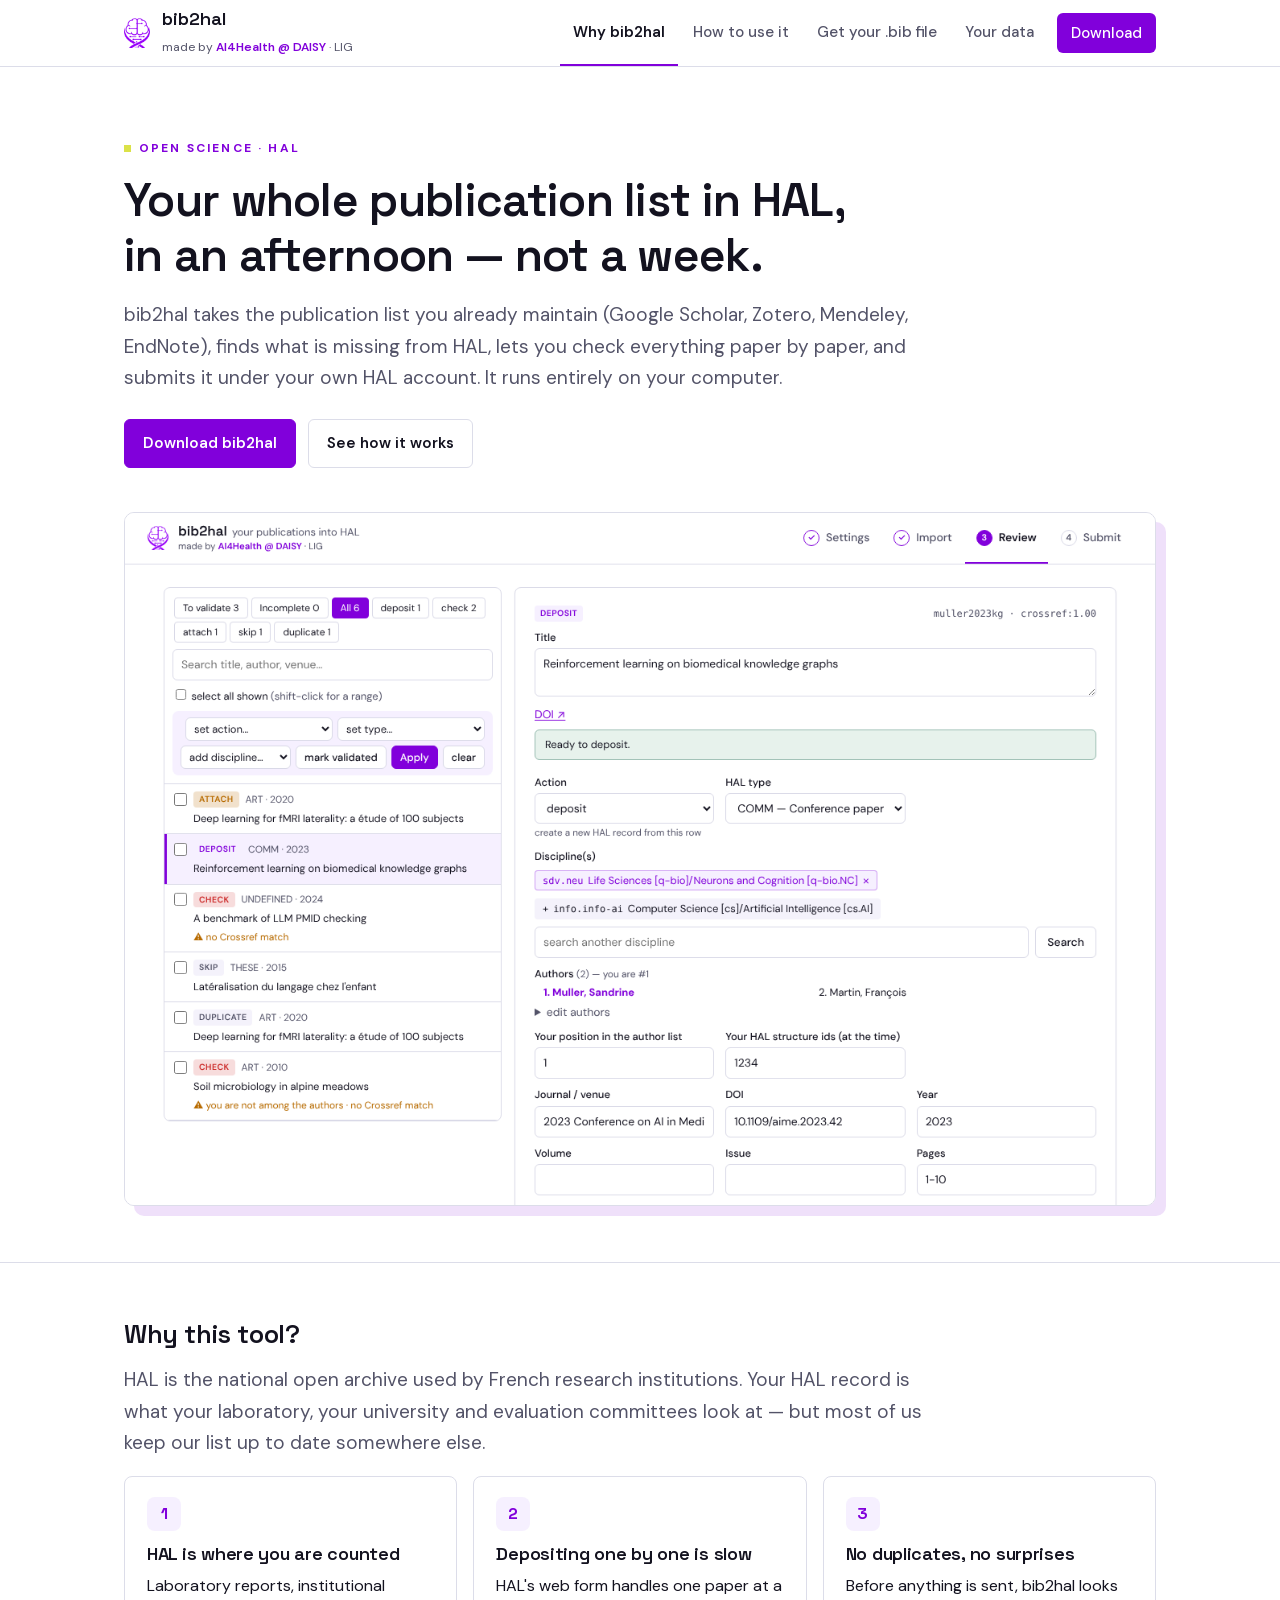
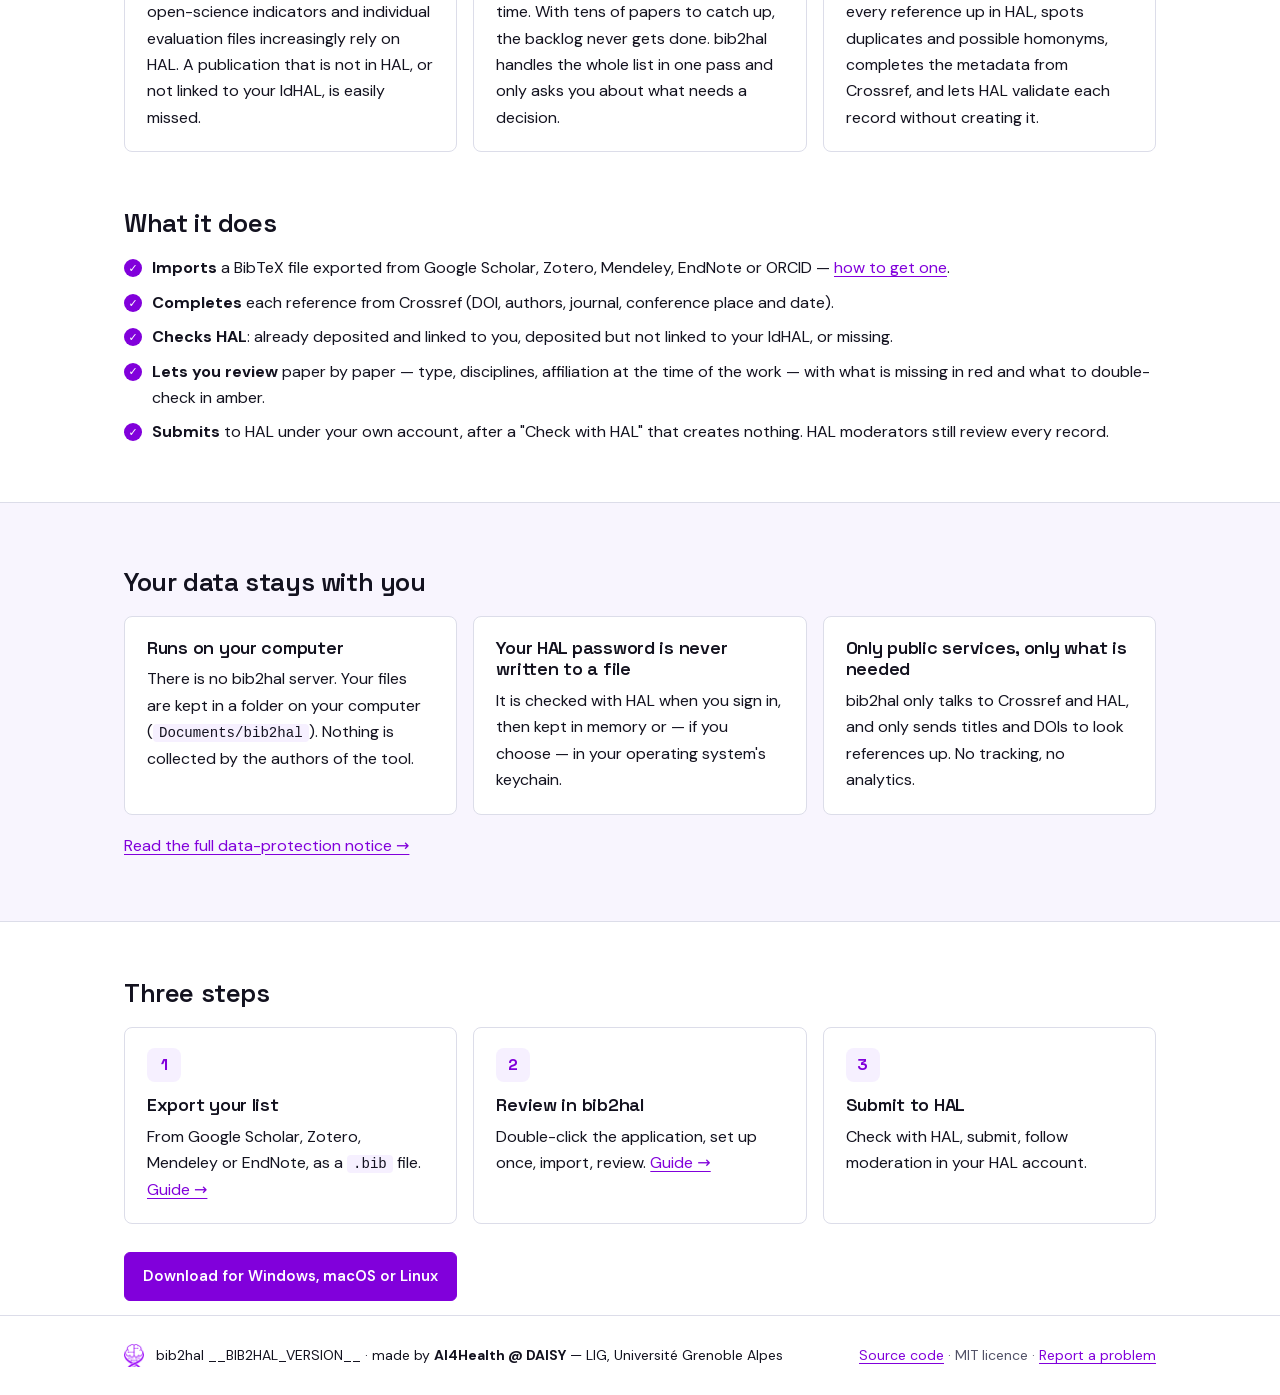
<file: docs/index.html>
<!doctype html>
<html lang="en">
<head>
<meta charset="utf-8">
<meta name="viewport" content="width=device-width, initial-scale=1">
<title>bib2hal — put your publications in HAL, safely</title>
<meta name="description" content="bib2hal brings your publication list (Google Scholar, Zotero, Mendeley, EndNote) into HAL, with a review step, on your own computer. Made by AI4Health @ DAISY (LIG, Université Grenoble Alpes).">
<link rel="icon" href="assets/logo.png">
<link rel="stylesheet" href="assets/style.css">
</head>
<body data-page="home">
<header id="site-header"></header>

<section class="hero">
  <div class="wrap">
    <div class="eyebrow">Open science · HAL</div>
    <h1>Your whole publication list in HAL,<br>in an afternoon — not a week.</h1>
    <p class="lead">bib2hal takes the publication list you already maintain (Google Scholar, Zotero, Mendeley, EndNote),
      finds what is missing from HAL, lets you check everything paper by paper, and submits it under your own HAL account.
      It runs entirely on your computer.</p>
    <div class="actions">
      <a class="btn p" href="download.html">Download bib2hal</a>
      <a class="btn" href="how-to.html">See how it works</a>
    </div>
    <div class="hero-shot"><img src="assets/screens/review.png" alt="The bib2hal review screen: a list of references on the left, the selected reference on the right with its type, disciplines and authors."></div>
  </div>
</section>

<main class="wrap">
  <h2>Why this tool?</h2>
  <p class="lead">HAL is the national open archive used by French research institutions. Your HAL record is what your
    laboratory, your university and evaluation committees look at — but most of us keep our list up to date somewhere else.</p>
  <div class="grid">
    <div class="card"><div class="ic">1</div><h3>HAL is where you are counted</h3>
      <p>Laboratory reports, institutional open-science indicators and individual evaluation files increasingly rely on
        HAL. A publication that is not in HAL, or not linked to your IdHAL, is easily missed.</p></div>
    <div class="card"><div class="ic">2</div><h3>Depositing one by one is slow</h3>
      <p>HAL's web form handles one paper at a time. With tens of papers to catch up, the backlog never gets done.
        bib2hal handles the whole list in one pass and only asks you about what needs a decision.</p></div>
    <div class="card"><div class="ic">3</div><h3>No duplicates, no surprises</h3>
      <p>Before anything is sent, bib2hal looks every reference up in HAL, spots duplicates and possible homonyms,
        completes the metadata from Crossref, and lets HAL validate each record without creating it.</p></div>
  </div>

  <h2>What it does</h2>
  <ul class="check">
    <li><b>Imports</b> a BibTeX file exported from Google Scholar, Zotero, Mendeley, EndNote or ORCID — <a href="bibtex.html">how to get one</a>.</li>
    <li><b>Completes</b> each reference from Crossref (DOI, authors, journal, conference place and date).</li>
    <li><b>Checks HAL</b>: already deposited and linked to you, deposited but not linked to your IdHAL, or missing.</li>
    <li><b>Lets you review</b> paper by paper — type, disciplines, affiliation at the time of the work — with what is missing in red and what to double-check in amber.</li>
    <li><b>Submits</b> to HAL under your own account, after a "Check with HAL" that creates nothing. HAL moderators still review every record.</li>
  </ul>
</main>

<section class="band">
  <div class="wrap">
    <h2>Your data stays with you</h2>
    <div class="grid">
      <div class="card"><h3>Runs on your computer</h3><p>There is no bib2hal server. Your files are kept in a folder on your computer
        (<code>Documents/bib2hal</code>). Nothing is collected by the authors of the tool.</p></div>
      <div class="card"><h3>Your HAL password is never written to a file</h3><p>It is checked with HAL when you sign in, then kept in
        memory or — if you choose — in your operating system's keychain.</p></div>
      <div class="card"><h3>Only public services, only what is needed</h3><p>bib2hal only talks to Crossref and HAL, and only sends
        titles and DOIs to look references up. No tracking, no analytics.</p></div>
    </div>
    <p style="margin-top:18px"><a href="privacy.html">Read the full data-protection notice →</a></p>
  </div>
</section>

<main class="wrap">
  <h2>Three steps</h2>
  <div class="grid">
    <div class="card"><div class="ic">1</div><h3>Export your list</h3><p>From Google Scholar, Zotero, Mendeley or EndNote, as a <code>.bib</code> file. <a href="bibtex.html">Guide →</a></p></div>
    <div class="card"><div class="ic">2</div><h3>Review in bib2hal</h3><p>Double-click the application, set up once, import, review. <a href="how-to.html">Guide →</a></p></div>
    <div class="card"><div class="ic">3</div><h3>Submit to HAL</h3><p>Check with HAL, submit, follow moderation in your HAL account.</p></div>
  </div>
  <p style="margin-top:28px"><a class="btn p" href="download.html">Download for Windows, macOS or Linux</a></p>
</main>

<footer id="site-footer"></footer>
<script src="assets/site.js"></script>
</body>
</html>
</file>
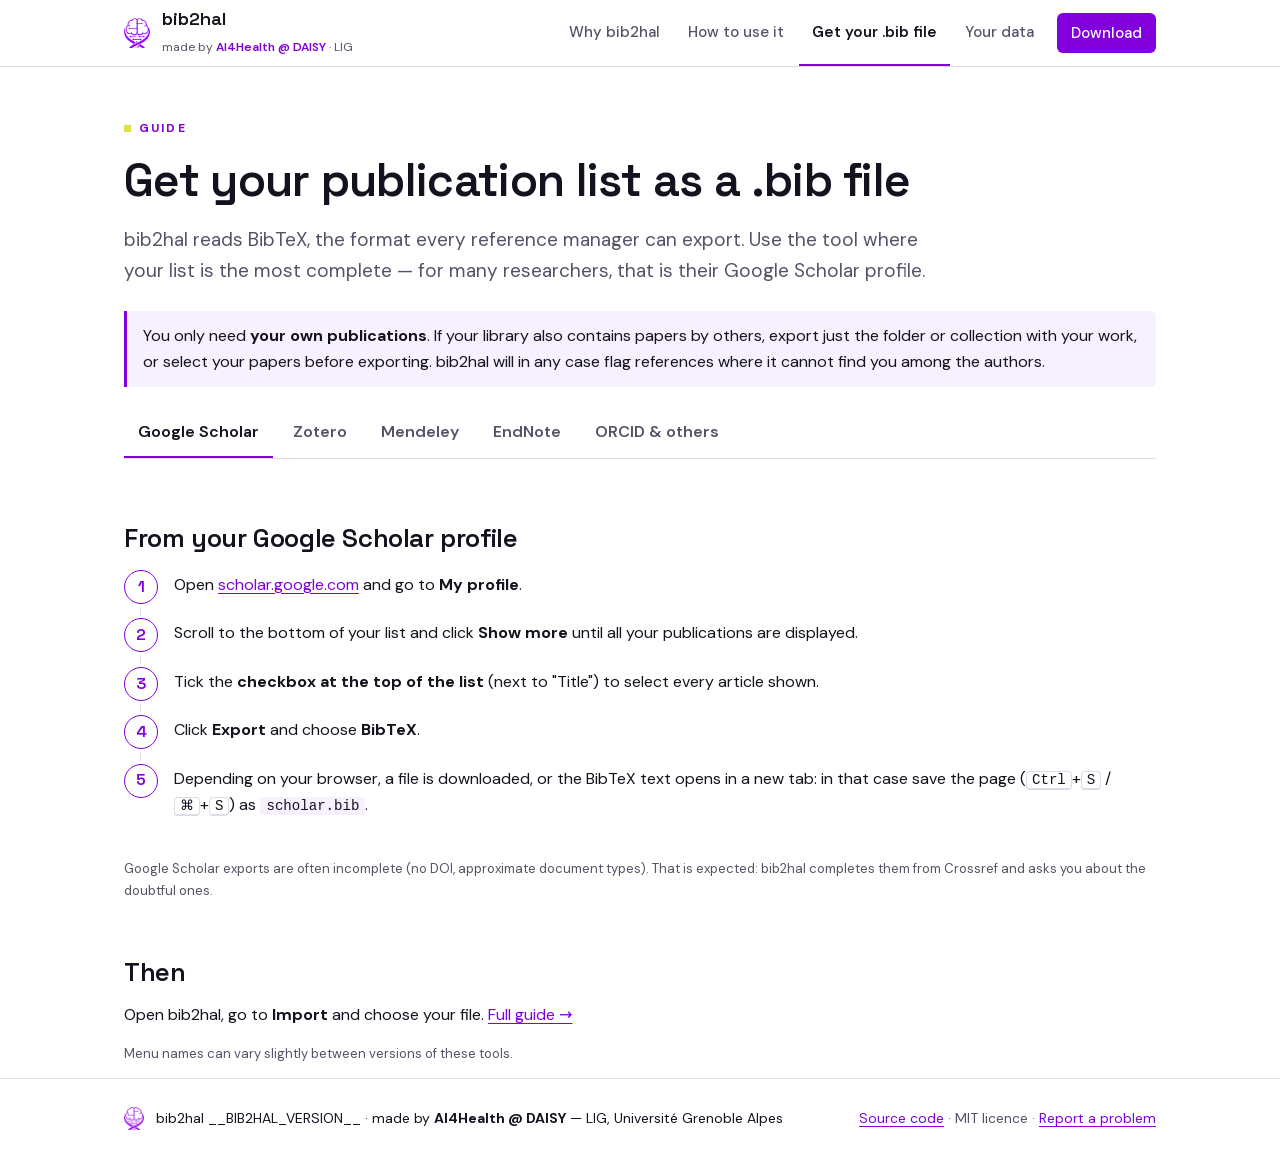
<file: docs/bibtex.html>
<!doctype html>
<html lang="en">
<head>
<meta charset="utf-8">
<meta name="viewport" content="width=device-width, initial-scale=1">
<title>Get your .bib file — bib2hal</title>
<meta name="description" content="How to export your publication list as a BibTeX (.bib) file from Google Scholar, Zotero, Mendeley, EndNote or ORCID, to import it in bib2hal.">
<link rel="icon" href="assets/logo.png">
<link rel="stylesheet" href="assets/style.css">
</head>
<body data-page="bibtex">
<header id="site-header"></header>

<main class="wrap">
  <div class="page-head">
    <div class="eyebrow">Guide</div>
    <h1>Get your publication list as a .bib file</h1>
    <p class="lead">bib2hal reads BibTeX, the format every reference manager can export. Use the tool where your list is the most
      complete — for many researchers, that is their Google Scholar profile.</p>
  </div>

  <div class="note">You only need <b>your own publications</b>. If your library also contains papers by others, export just the
    folder or collection with your work, or select your papers before exporting. bib2hal will in any case flag references where it
    cannot find you among the authors.</div>

  <div data-tabs>
    <div class="tabs">
      <button data-tab="scholar">Google Scholar</button>
      <button data-tab="zotero">Zotero</button>
      <button data-tab="mendeley">Mendeley</button>
      <button data-tab="endnote">EndNote</button>
      <button data-tab="orcid">ORCID &amp; others</button>
    </div>

    <section class="panel" id="scholar">
      <h2>From your Google Scholar profile</h2>
      <ol class="steps">
        <li>Open <a href="https://scholar.google.com/citations">scholar.google.com</a> and go to <b>My profile</b>.</li>
        <li>Scroll to the bottom of your list and click <b>Show more</b> until all your publications are displayed.</li>
        <li>Tick the <b>checkbox at the top of the list</b> (next to "Title") to select every article shown.</li>
        <li>Click <b>Export</b> and choose <b>BibTeX</b>.</li>
        <li>Depending on your browser, a file is downloaded, or the BibTeX text opens in a new tab: in that case save the page
          (<kbd>Ctrl</kbd>+<kbd>S</kbd> / <kbd>⌘</kbd>+<kbd>S</kbd>) as <code>scholar.bib</code>.</li>
      </ol>
      <p class="caption">Google Scholar exports are often incomplete (no DOI, approximate document types). That is expected:
        bib2hal completes them from Crossref and asks you about the doubtful ones.</p>
    </section>

    <section class="panel" id="zotero">
      <h2>From Zotero</h2>
      <ol class="steps">
        <li>In the left pane, select the collection that contains your publications (or <b>My Library</b>).</li>
        <li><b>Right-click</b> the collection → <b>Export Collection…</b> — or, for the whole library, menu <b>File → Export Library…</b>.
          To export only some items, select them, right-click → <b>Export Items…</b>.</li>
        <li>Format: <b>BibTeX</b>. You can leave "Export Notes" and "Export Files" unticked.</li>
        <li>Click <b>OK</b> and save the file, e.g. <code>zotero.bib</code>.</li>
      </ol>
      <p class="caption">If you use the <i>Better BibTeX</i> plug-in, its format works too.</p>
    </section>

    <section class="panel" id="mendeley">
      <h2>From Mendeley Reference Manager</h2>
      <ol class="steps">
        <li>Open the collection with your publications and select them (<kbd>Ctrl</kbd>+<kbd>A</kbd> / <kbd>⌘</kbd>+<kbd>A</kbd> selects all).</li>
        <li>Choose <b>Export</b> in the panel that appears for the selection.</li>
        <li>Select <b>BibTeX (.bib)</b> as the format and save the file.</li>
      </ol>
      <p class="caption">With the older Mendeley Desktop: menu <b>File → Export…</b>, file type <b>BibTeX (*.bib)</b>.</p>
    </section>

    <section class="panel" id="endnote">
      <h2>From EndNote</h2>
      <p>EndNote does not have a ".bib" option, but its <b>BibTeX Export</b> output style produces exactly that.</p>
      <ol class="steps">
        <li>Select your references (or a group containing them).</li>
        <li>Menu <b>File → Export…</b>.</li>
        <li>File type: <b>Text File</b>. Output style: <b>BibTeX Export</b> — if it is not in the list, choose
          <b>Select Another Style…</b> and look for it there.</li>
        <li>Name the file with the <code>.bib</code> extension, e.g. <code>endnote.bib</code>, and click <b>Save</b>.
          If EndNote adds <code>.txt</code>, simply rename the file to end in <code>.bib</code>.</li>
      </ol>
    </section>

    <section class="panel" id="orcid">
      <h2>From ORCID, HAL or other sources</h2>
      <ul>
        <li><b>ORCID</b> — the Works section of your ORCID record can be exported as BibTeX. Your ORCID is usually less complete than
          Google Scholar, unless you maintain it carefully.</li>
        <li><b>Publishers, Web of Science, Scopus, PubMed</b> — all offer a BibTeX export ("Cite" or "Export" button). You can combine
          several files: open them in a text editor and paste them one after the other into a single <code>.bib</code> file.
          bib2hal detects duplicates.</li>
        <li><b>By hand</b> — a <code>.bib</code> file is plain text. One entry looks like:
<pre><code>@article{muller2024,
  title   = {Title of the paper},
  author  = {Muller, Sandrine and Doe, Jane},
  journal = {NeuroImage},
  year    = {2024},
  doi     = {10.1016/j.neuroimage.2024.000000}
}</code></pre></li>
      </ul>
    </section>
  </div>

  <h2>Then</h2>
  <p>Open bib2hal, go to <b>Import</b> and choose your file. <a href="how-to.html">Full guide →</a></p>
  <p class="caption">Menu names can vary slightly between versions of these tools.</p>
</main>

<footer id="site-footer"></footer>
<script src="assets/site.js"></script>
</body>
</html>
</file>
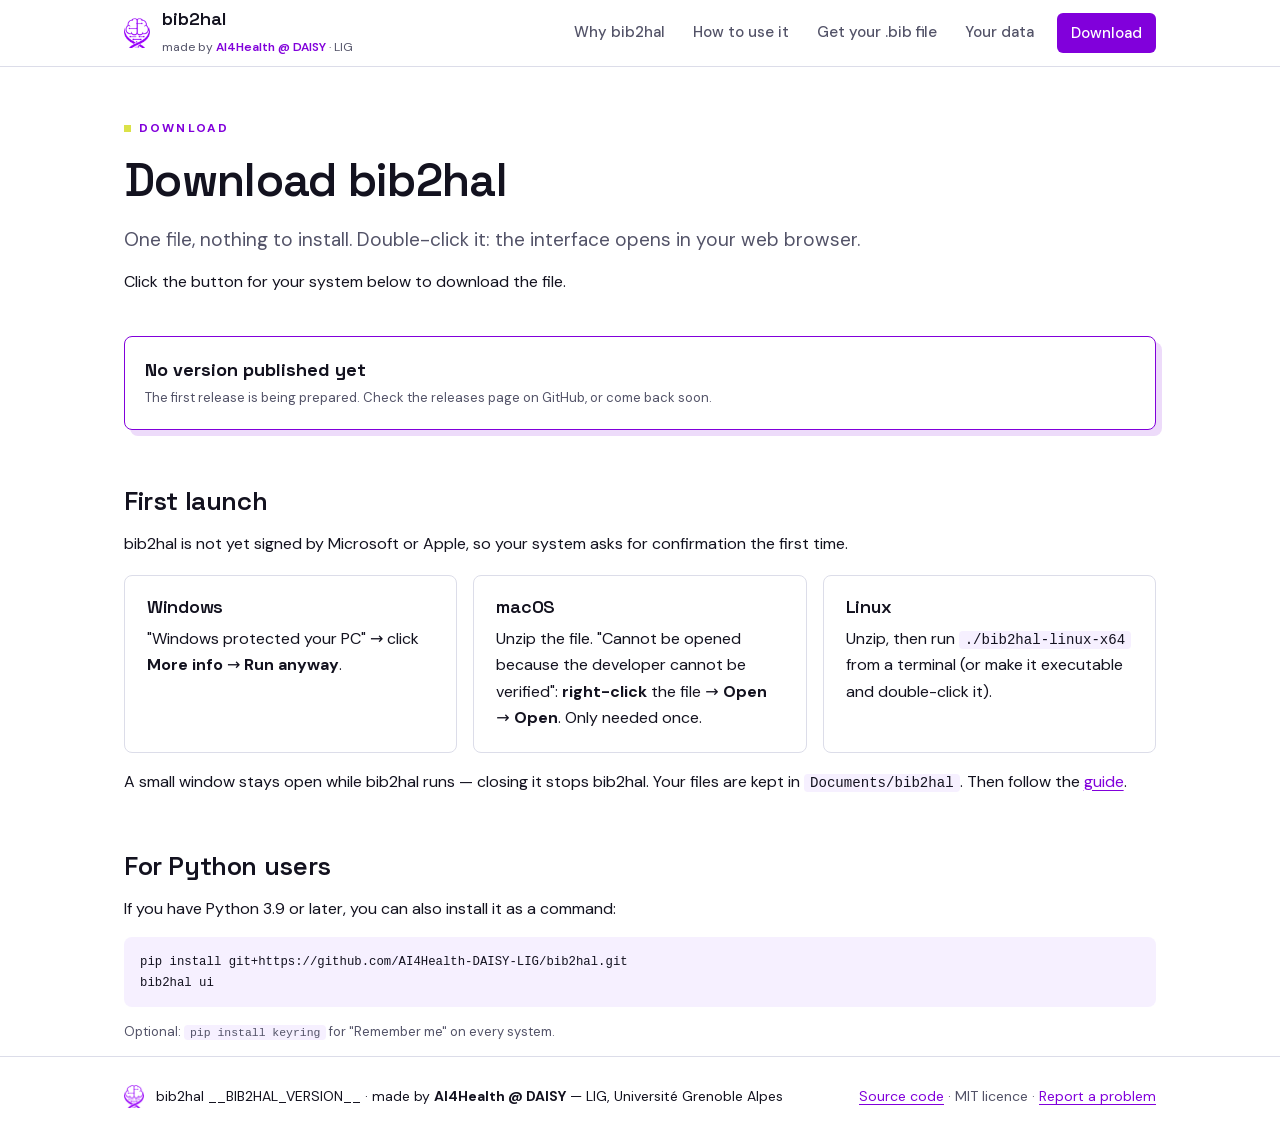
<file: docs/download.html>
<!doctype html>
<html lang="en">
<head>
<meta charset="utf-8">
<meta name="viewport" content="width=device-width, initial-scale=1">
<title>Download bib2hal</title>
<meta name="description" content="Download bib2hal for Windows, macOS or Linux. No installation needed.">
<link rel="icon" href="assets/logo.png">
<link rel="stylesheet" href="assets/style.css">
</head>
<body data-page="download">
<header id="site-header"></header>

<main class="wrap">
  <div class="page-head">
    <div class="eyebrow">Download</div>
    <h1>Download bib2hal</h1>
    <p class="lead">One file, nothing to install. Double-click it: the interface opens in your web browser.</p>
    <p class="release-meta" id="latest-meta">Looking for the latest version…</p>
    <p>Click the button for your system below to download the file.</p>
  </div>

  <div class="dl" id="downloads">
    <a class="os" href="https://github.com/AI4Health-DAISY-LIG/bib2hal/releases/latest"><b>Loading…</b><span>or open the releases page on GitHub</span></a>
  </div>
  <p class="release-meta" id="checksums"></p>

  <h2 id="first-launch">First launch</h2>
  <p>bib2hal is not yet signed by Microsoft or Apple, so your system asks for confirmation the first time.</p>
  <div class="grid">
    <div class="card"><h3>Windows</h3>
      <p>"Windows protected your PC" → click <b>More info</b> → <b>Run anyway</b>.</p></div>
    <div class="card"><h3>macOS</h3>
      <p>Unzip the file. "Cannot be opened because the developer cannot be verified": <b>right-click</b> the file → <b>Open</b> → <b>Open</b>.
        Only needed once.</p></div>
    <div class="card"><h3>Linux</h3>
      <p>Unzip, then run <code>./bib2hal-linux-x64</code> from a terminal (or make it executable and double-click it).</p></div>
  </div>
  <p>A small window stays open while bib2hal runs — closing it stops bib2hal. Your files are kept in <code>Documents/bib2hal</code>.
    Then follow the <a href="how-to.html">guide</a>.</p>

  <div id="older"></div>

  <h2>For Python users</h2>
  <p>If you have Python 3.9 or later, you can also install it as a command:</p>
<pre><code>pip install git+https://github.com/AI4Health-DAISY-LIG/bib2hal.git
bib2hal ui</code></pre>
  <p class="caption">Optional: <code>pip install keyring</code> for "Remember me" on every system.</p>
</main>

<footer id="site-footer"></footer>
<script src="assets/site.js"></script>
</body>
</html>
</file>
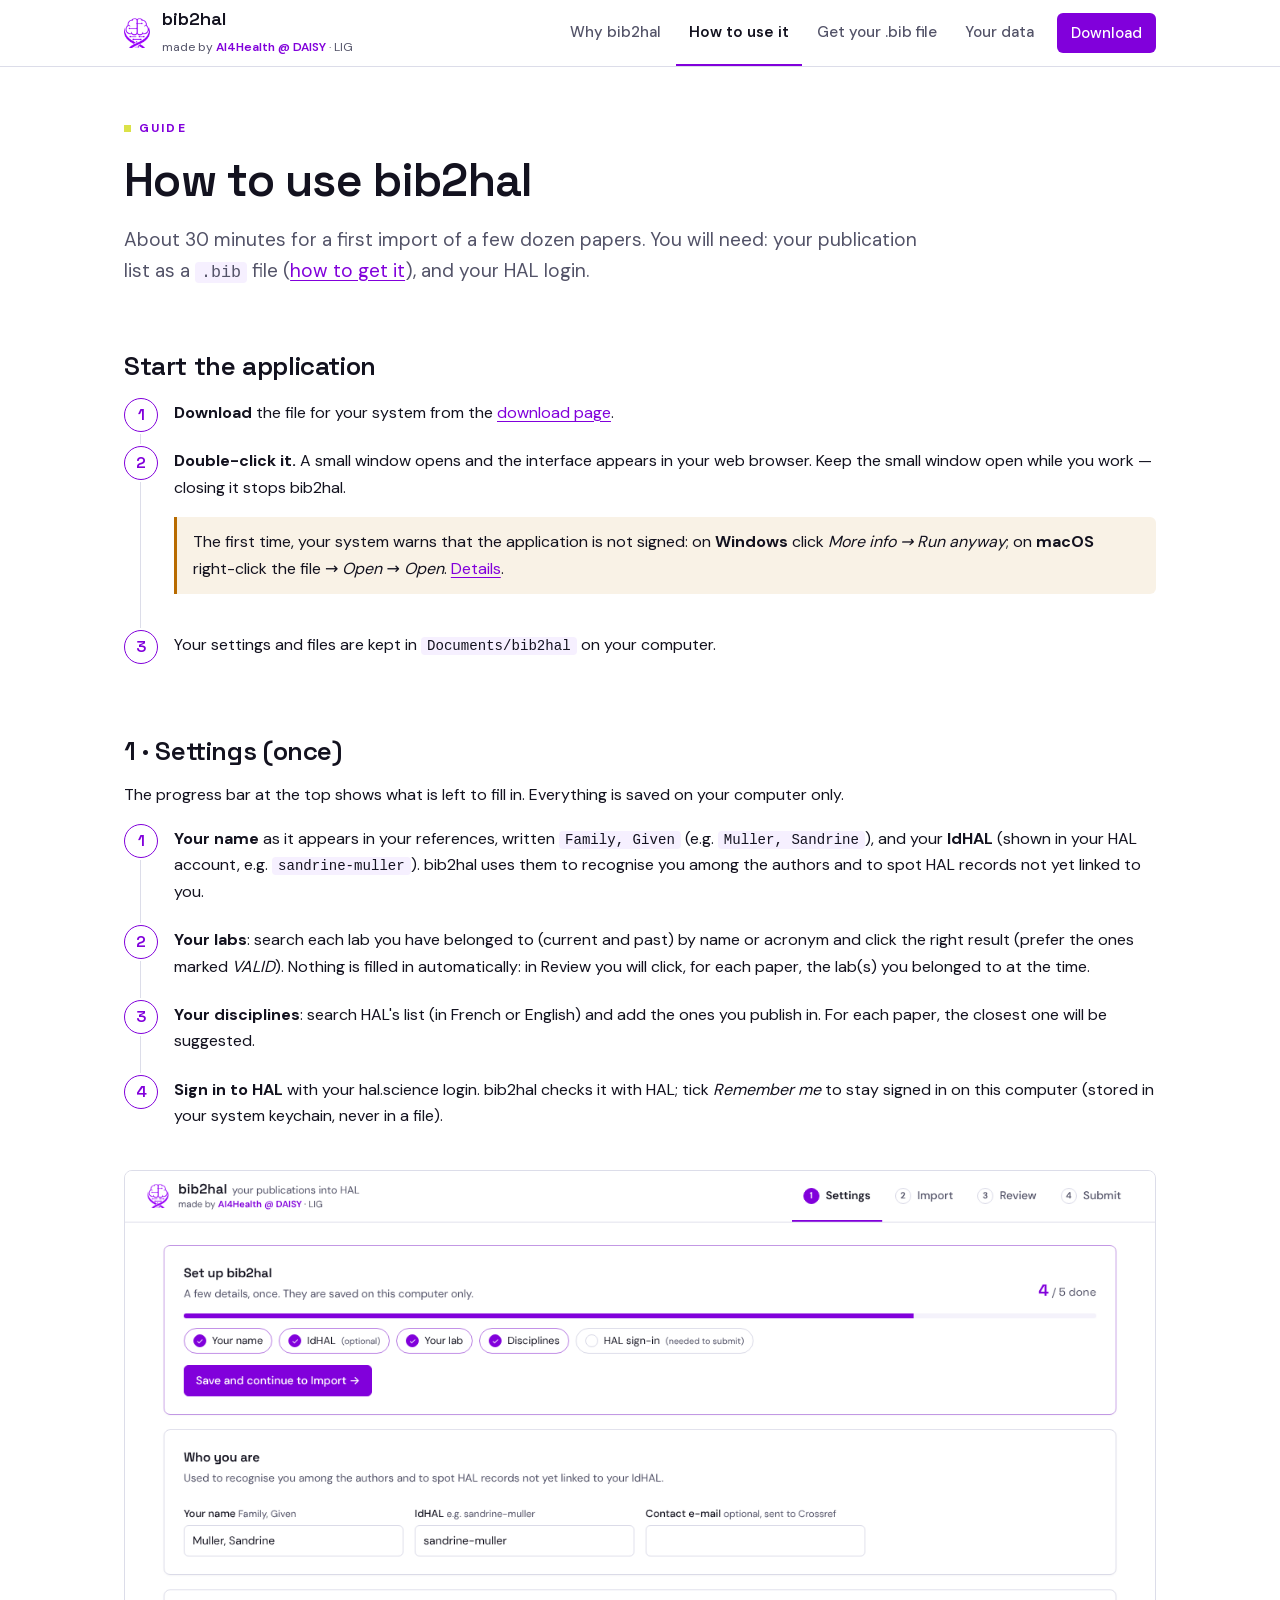
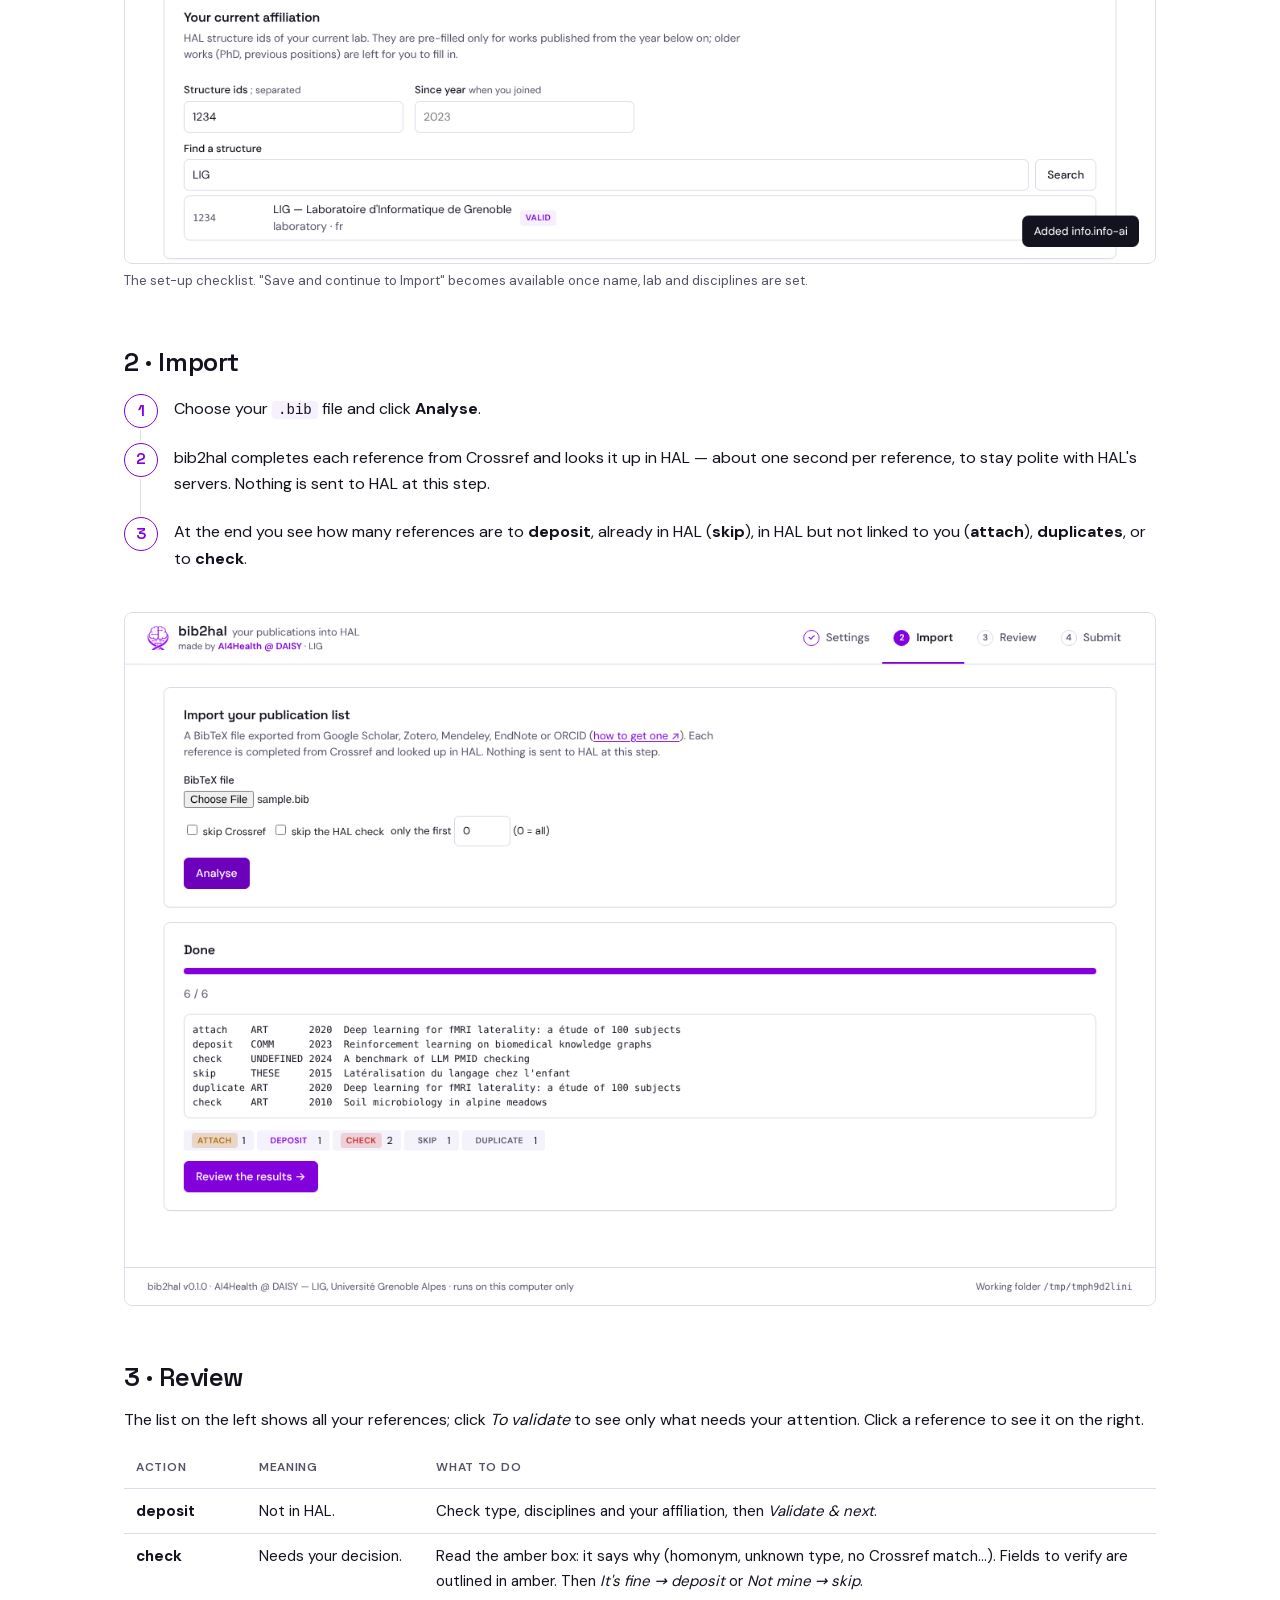
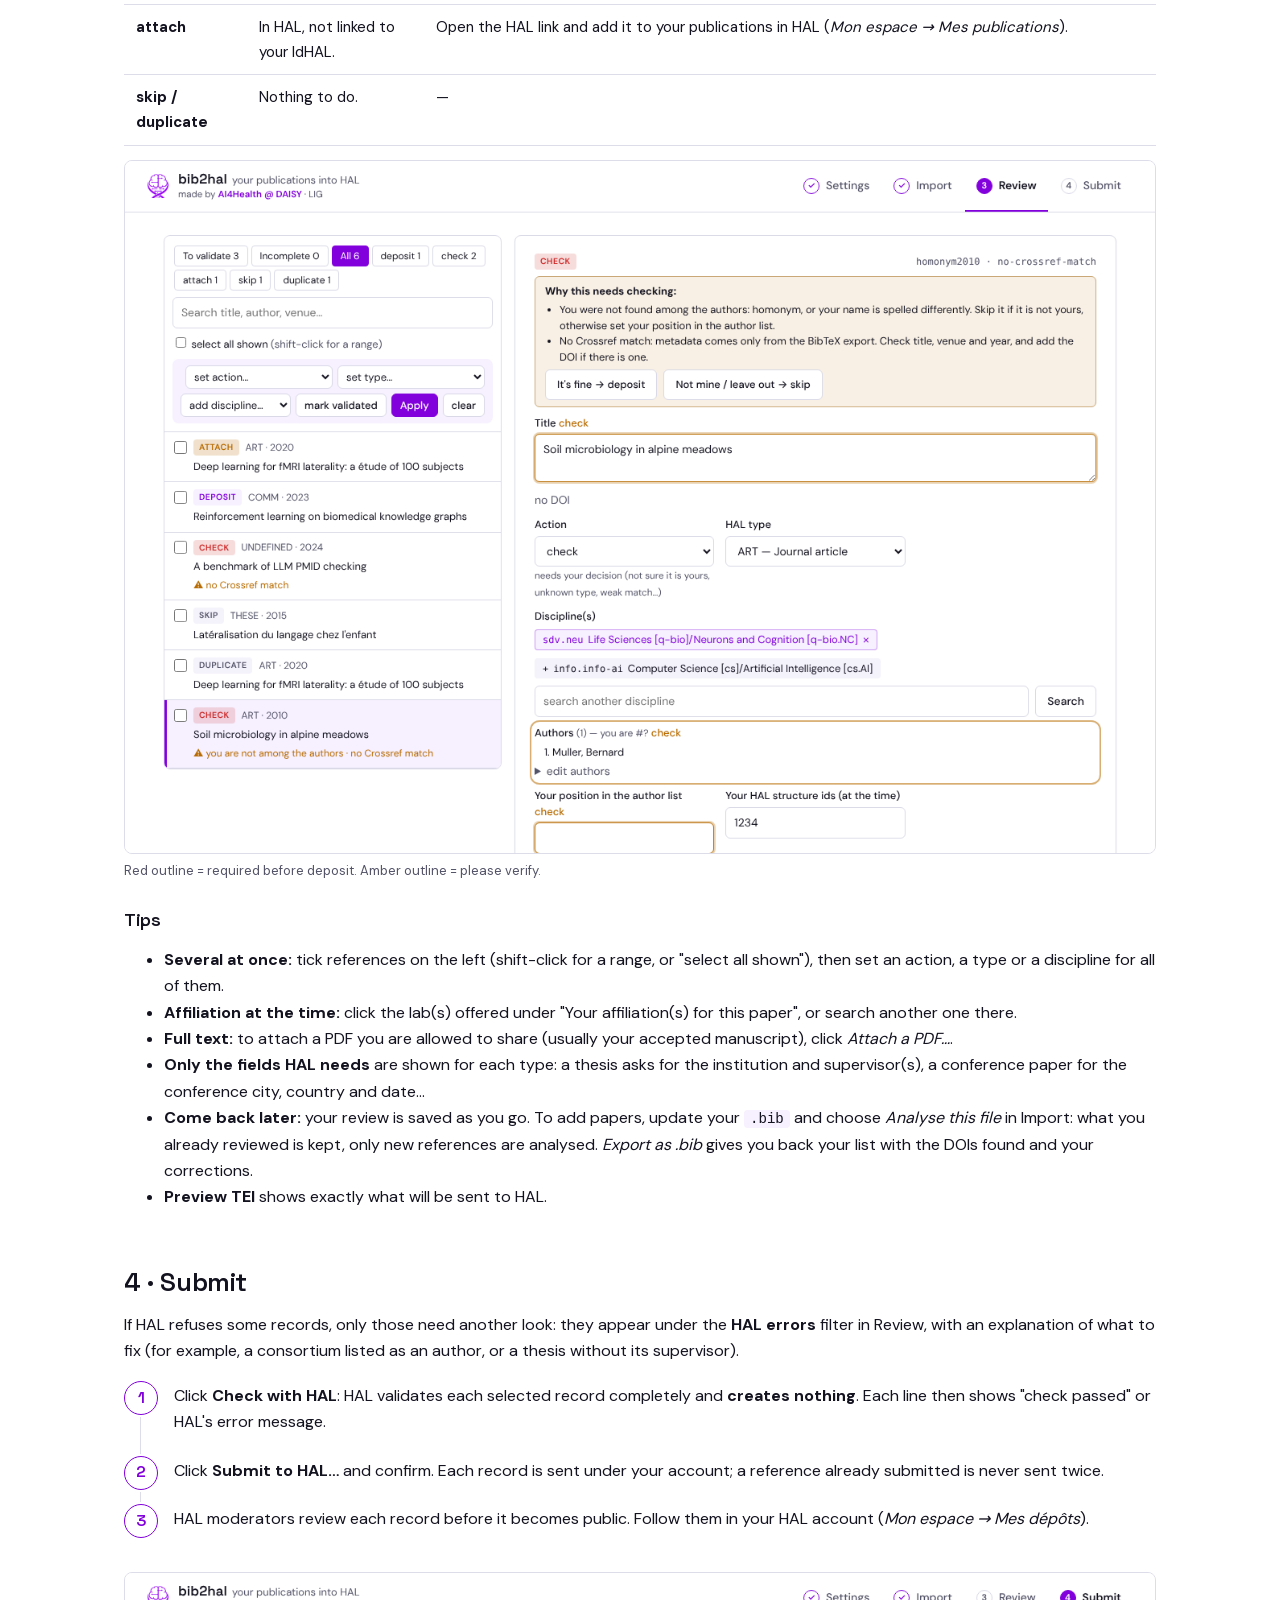
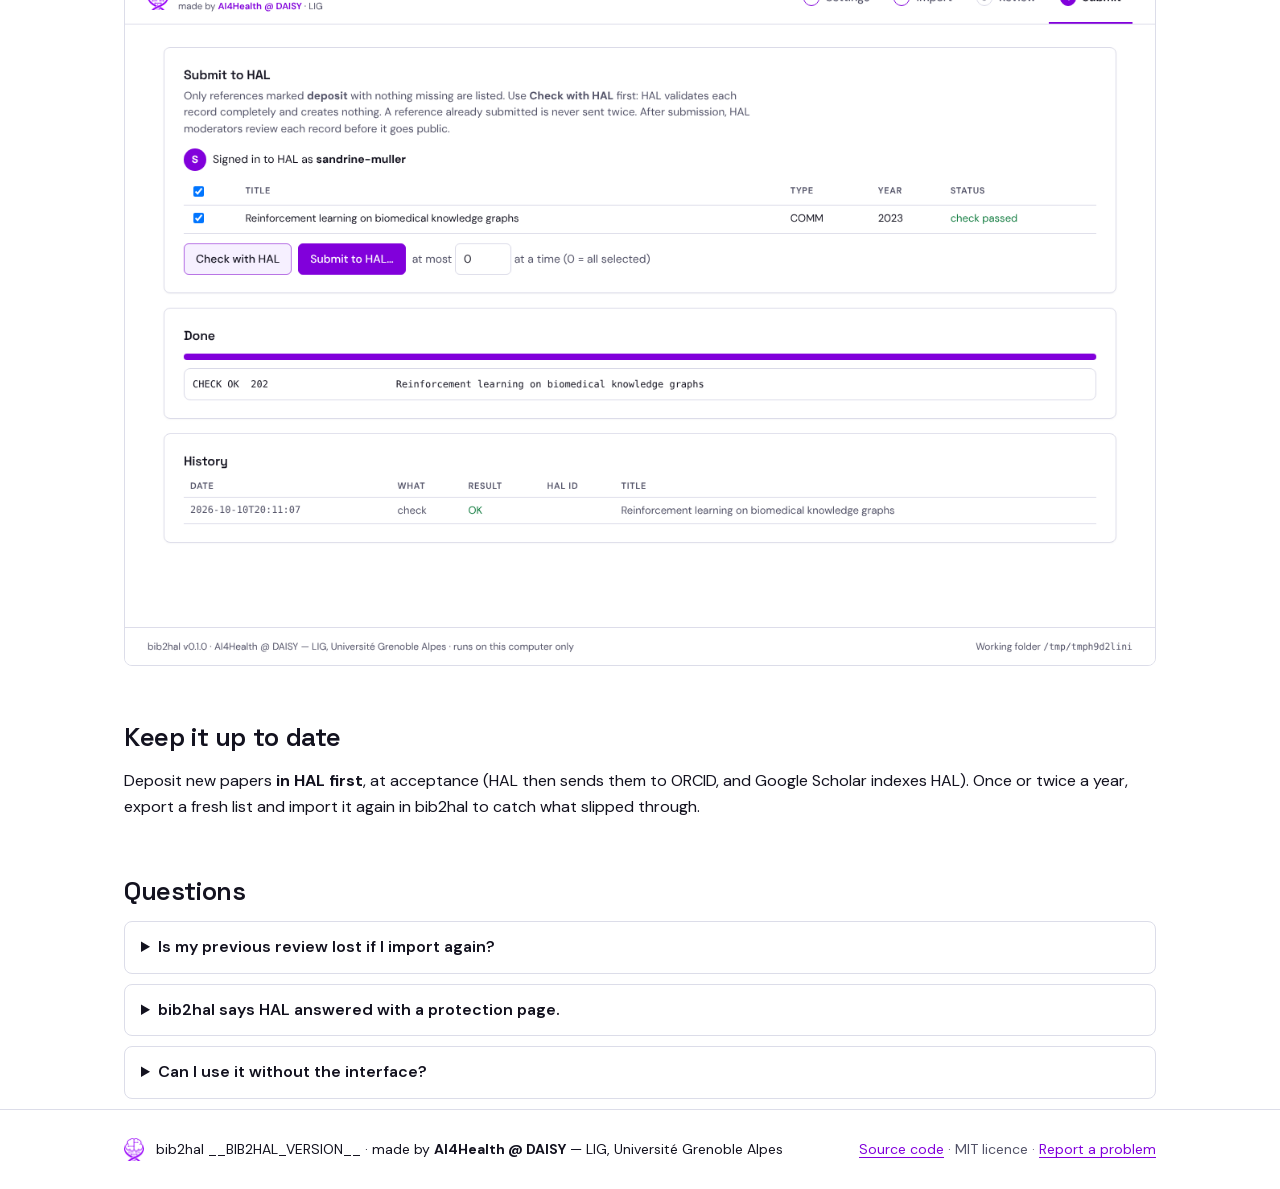
<file: docs/how-to.html>
<!doctype html>
<html lang="en">
<head>
<meta charset="utf-8">
<meta name="viewport" content="width=device-width, initial-scale=1">
<title>How to use bib2hal</title>
<meta name="description" content="Step-by-step guide: set up bib2hal, import your BibTeX file, review your references and submit them to HAL.">
<link rel="icon" href="assets/logo.png">
<link rel="stylesheet" href="assets/style.css">
</head>
<body data-page="howto">
<header id="site-header"></header>

<main class="wrap">
  <div class="page-head">
    <div class="eyebrow">Guide</div>
    <h1>How to use bib2hal</h1>
    <p class="lead">About 30 minutes for a first import of a few dozen papers. You will need: your publication list as a
      <code>.bib</code> file (<a href="bibtex.html">how to get it</a>), and your HAL login.</p>
  </div>

  <h2>Start the application</h2>
  <ol class="steps">
    <li><b>Download</b> the file for your system from the <a href="download.html">download page</a>.</li>
    <li><b>Double-click it.</b> A small window opens and the interface appears in your web browser.
      Keep the small window open while you work — closing it stops bib2hal.
      <div class="note warn">The first time, your system warns that the application is not signed:
        on <b>Windows</b> click <i>More info → Run anyway</i>; on <b>macOS</b> right-click the file → <i>Open</i> → <i>Open</i>.
        <a href="download.html#first-launch">Details</a>.</div></li>
    <li>Your settings and files are kept in <code>Documents/bib2hal</code> on your computer.</li>
  </ol>

  <h2>1 · Settings (once)</h2>
  <p>The progress bar at the top shows what is left to fill in. Everything is saved on your computer only.</p>
  <ol class="steps">
    <li><b>Your name</b> as it appears in your references, written <code>Family, Given</code> (e.g. <code>Muller, Sandrine</code>),
      and your <b>IdHAL</b> (shown in your HAL account, e.g. <code>sandrine-muller</code>). bib2hal uses them to recognise you among the
      authors and to spot HAL records not yet linked to you.</li>
    <li><b>Your labs</b>: search each lab you have belonged to (current and past) by name or acronym and click the right result
      (prefer the ones marked <i>VALID</i>). Nothing is filled in automatically: in Review you will click, for each paper,
      the lab(s) you belonged to at the time.</li>
    <li><b>Your disciplines</b>: search HAL's list (in French or English) and add the ones you publish in.
      For each paper, the closest one will be suggested.</li>
    <li><b>Sign in to HAL</b> with your hal.science login. bib2hal checks it with HAL; tick <i>Remember me</i> to stay signed in
      on this computer (stored in your system keychain, never in a file).</li>
  </ol>
  <div class="shot"><img src="assets/screens/settings.png" alt="Settings: the set-up progress bar and checklist, with name, IdHAL, lab and disciplines filled in."></div>
  <p class="caption">The set-up checklist. "Save and continue to Import" becomes available once name, lab and disciplines are set.</p>

  <h2>2 · Import</h2>
  <ol class="steps">
    <li>Choose your <code>.bib</code> file and click <b>Analyse</b>.</li>
    <li>bib2hal completes each reference from Crossref and looks it up in HAL — about one second per reference,
      to stay polite with HAL's servers. Nothing is sent to HAL at this step.</li>
    <li>At the end you see how many references are to <b>deposit</b>, already in HAL (<b>skip</b>), in HAL but not linked to you
      (<b>attach</b>), <b>duplicates</b>, or to <b>check</b>.</li>
  </ol>
  <div class="shot"><img src="assets/screens/import.png" alt="Import: progress bar, list of analysed references and the summary by action."></div>

  <h2>3 · Review</h2>
  <p>The list on the left shows all your references; click <i>To validate</i> to see only what needs your attention. Click a reference to see it on the right.</p>
  <table>
    <tr><th>Action</th><th>Meaning</th><th>What to do</th></tr>
    <tr><td><b>deposit</b></td><td>Not in HAL.</td><td>Check type, disciplines and your affiliation, then <i>Validate &amp; next</i>.</td></tr>
    <tr><td><b>check</b></td><td>Needs your decision.</td><td>Read the amber box: it says why (homonym, unknown type, no Crossref match…).
      Fields to verify are outlined in amber. Then <i>It's fine → deposit</i> or <i>Not mine → skip</i>.</td></tr>
    <tr><td><b>attach</b></td><td>In HAL, not linked to your IdHAL.</td><td>Open the HAL link and add it to your publications in HAL (<i>Mon espace → Mes publications</i>).</td></tr>
    <tr><td><b>skip / duplicate</b></td><td>Nothing to do.</td><td>—</td></tr>
  </table>
  <div class="shot"><img src="assets/screens/review-check.png" alt="Review: a reference marked check, with the explanation box and the fields to verify outlined in amber."></div>
  <p class="caption">Red outline = required before deposit. Amber outline = please verify.</p>
  <h3>Tips</h3>
  <ul>
    <li><b>Several at once:</b> tick references on the left (shift-click for a range, or "select all shown"), then set an action,
      a type or a discipline for all of them.</li>
    <li><b>Affiliation at the time:</b> click the lab(s) offered under "Your affiliation(s) for this paper", or search another one there.</li>
    <li><b>Full text:</b> to attach a PDF you are allowed to share (usually your accepted manuscript), click <i>Attach a PDF…</i>.</li>
    <li><b>Only the fields HAL needs</b> are shown for each type: a thesis asks for the institution and supervisor(s), a conference paper for the conference city, country and date…</li>
    <li><b>Come back later:</b> your review is saved as you go. To add papers, update your <code>.bib</code> and choose
      <i>Analyse this file</i> in Import: what you already reviewed is kept, only new references are analysed.
      <i>Export as .bib</i> gives you back your list with the DOIs found and your corrections.</li>
    <li><b>Preview TEI</b> shows exactly what will be sent to HAL.</li>
  </ul>

  <h2>4 · Submit</h2>
  <p>If HAL refuses some records, only those need another look: they appear under the <b>HAL errors</b> filter in Review,
    with an explanation of what to fix (for example, a consortium listed as an author, or a thesis without its supervisor).</p>
  <ol class="steps">
    <li>Click <b>Check with HAL</b>: HAL validates each selected record completely and <b>creates nothing</b>.
      Each line then shows "check passed" or HAL's error message.</li>
    <li>Click <b>Submit to HAL…</b> and confirm. Each record is sent under your account; a reference already submitted is never sent twice.</li>
    <li>HAL moderators review each record before it becomes public. Follow them in your HAL account (<i>Mon espace → Mes dépôts</i>).</li>
  </ol>
  <div class="shot"><img src="assets/screens/submit.png" alt="Submit: signed-in account, list of ready references with their check status, and the Check / Submit buttons."></div>

  <h2>Keep it up to date</h2>
  <p>Deposit new papers <b>in HAL first</b>, at acceptance (HAL then sends them to ORCID, and Google Scholar indexes HAL).
    Once or twice a year, export a fresh list and import it again in bib2hal to catch what slipped through.</p>

  <h2>Questions</h2>
  <details><summary>Is my previous review lost if I import again?</summary><p>No. The previous review is kept as a dated backup in your bib2hal folder.</p></details>
  <details><summary>bib2hal says HAL answered with a protection page.</summary><p>HAL's servers are protected against robots. bib2hal stops
    immediately rather than insisting. Wait a few hours; if it persists, contact HAL support.</p></details>
  <details><summary>Can I use it without the interface?</summary><p>Yes, everything is available from the command line: see the
    <a href="https://github.com/AI4Health-DAISY-LIG/bib2hal#use-it--command-line">README</a>.</p></details>
</main>

<footer id="site-footer"></footer>
<script src="assets/site.js"></script>
</body>
</html>
</file>
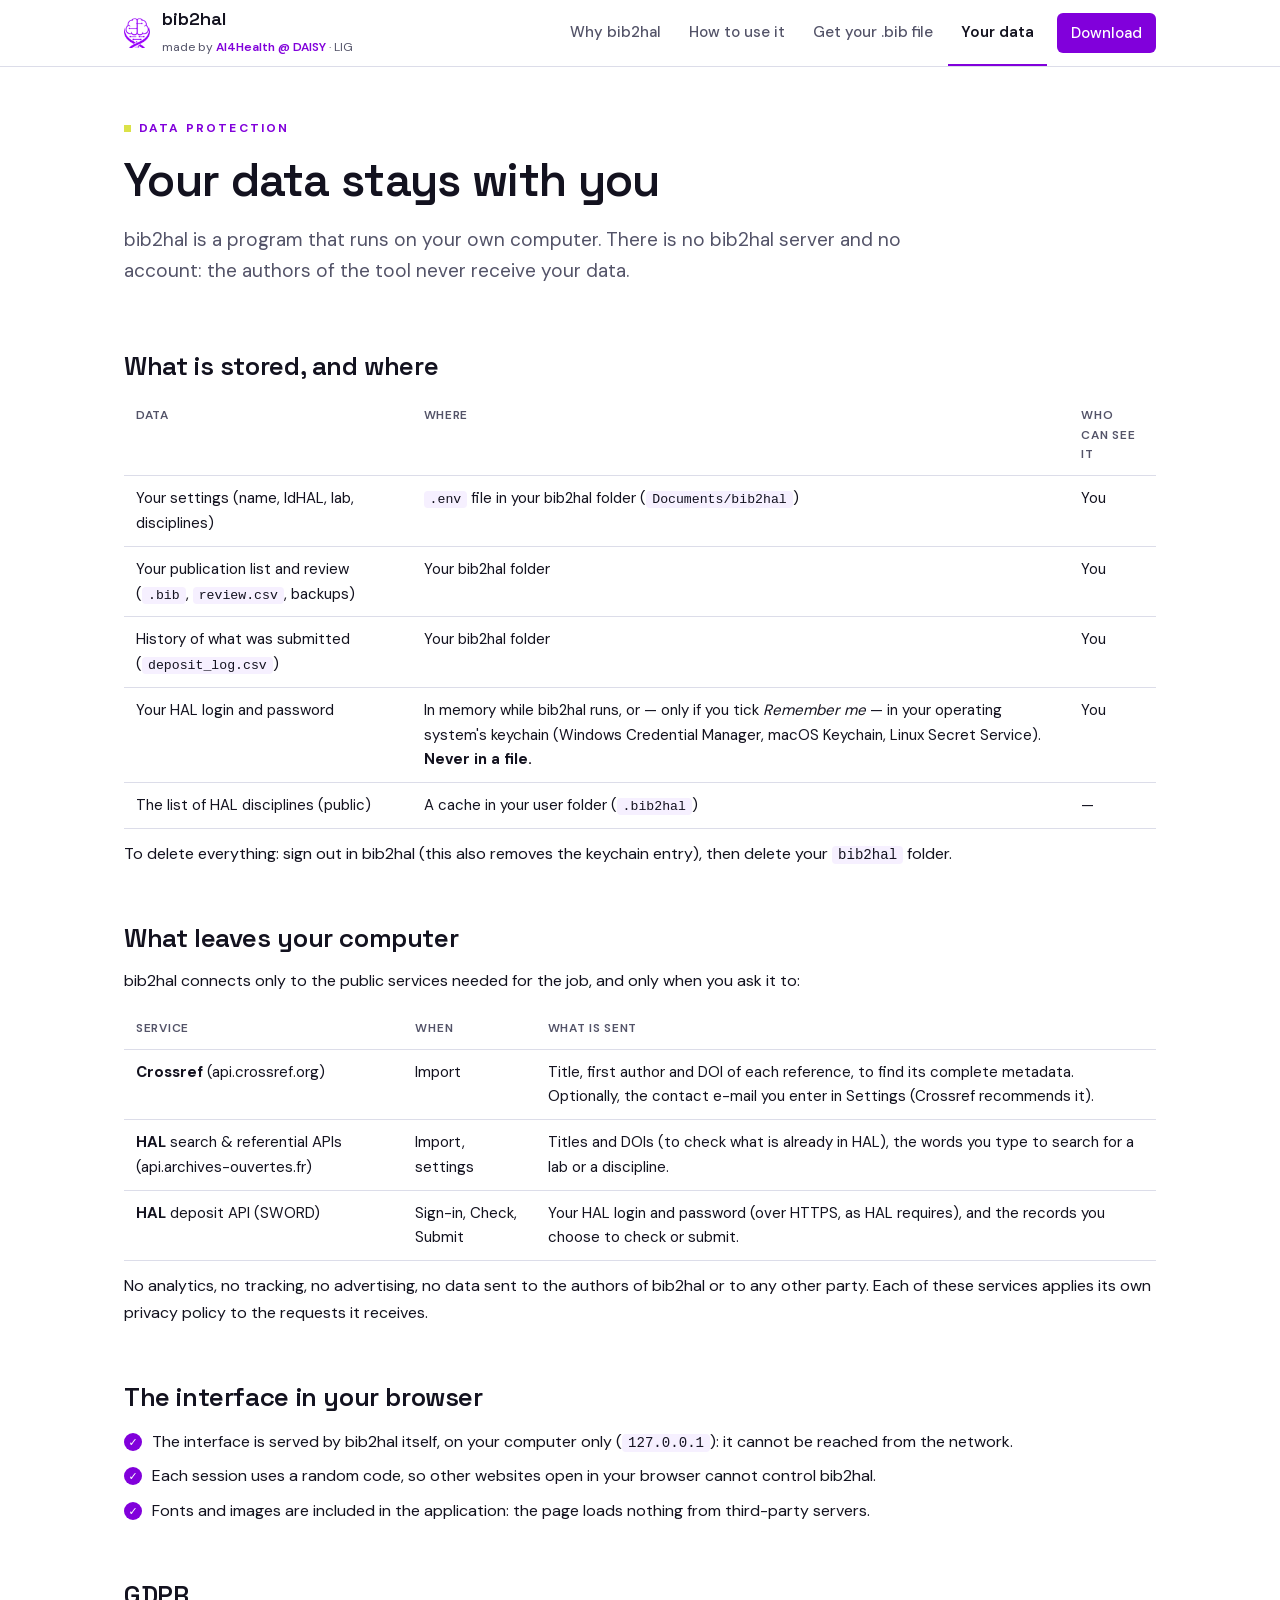
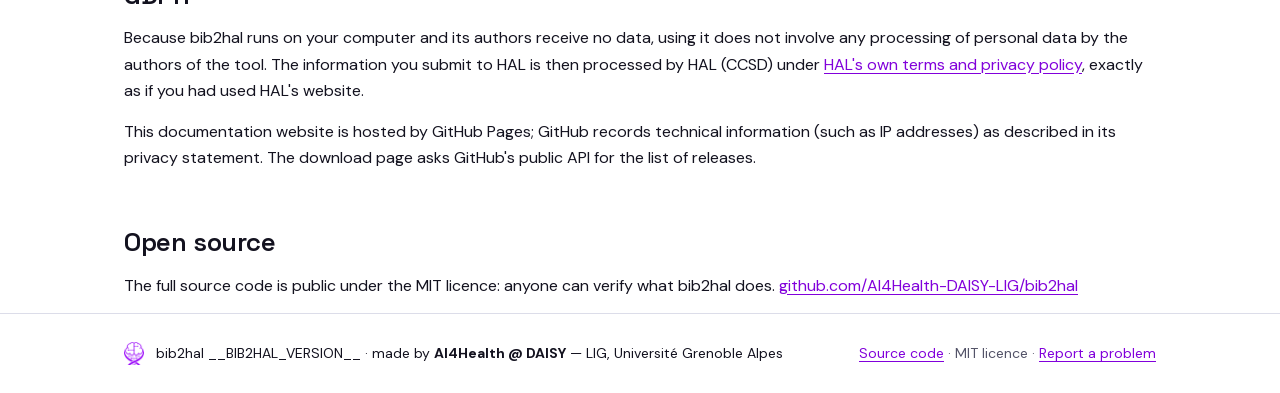
<file: docs/privacy.html>
<!doctype html>
<html lang="en">
<head>
<meta charset="utf-8">
<meta name="viewport" content="width=device-width, initial-scale=1">
<title>Your data — bib2hal</title>
<meta name="description" content="What bib2hal does with your data: everything stays on your computer; only titles and DOIs are sent to Crossref and HAL; your HAL password is never written to a file.">
<link rel="icon" href="assets/logo.png">
<link rel="stylesheet" href="assets/style.css">
</head>
<body data-page="privacy">
<header id="site-header"></header>

<main class="wrap">
  <div class="page-head">
    <div class="eyebrow">Data protection</div>
    <h1>Your data stays with you</h1>
    <p class="lead">bib2hal is a program that runs on your own computer. There is no bib2hal server and no account:
      the authors of the tool never receive your data.</p>
  </div>

  <h2>What is stored, and where</h2>
  <table>
    <tr><th>Data</th><th>Where</th><th>Who can see it</th></tr>
    <tr><td>Your settings (name, IdHAL, lab, disciplines)</td><td><code>.env</code> file in your bib2hal folder (<code>Documents/bib2hal</code>)</td><td>You</td></tr>
    <tr><td>Your publication list and review (<code>.bib</code>, <code>review.csv</code>, backups)</td><td>Your bib2hal folder</td><td>You</td></tr>
    <tr><td>History of what was submitted (<code>deposit_log.csv</code>)</td><td>Your bib2hal folder</td><td>You</td></tr>
    <tr><td>Your HAL login and password</td><td>In memory while bib2hal runs, or — only if you tick <i>Remember me</i> — in your operating
      system's keychain (Windows Credential Manager, macOS Keychain, Linux Secret Service). <b>Never in a file.</b></td><td>You</td></tr>
    <tr><td>The list of HAL disciplines (public)</td><td>A cache in your user folder (<code>.bib2hal</code>)</td><td>—</td></tr>
  </table>
  <p>To delete everything: sign out in bib2hal (this also removes the keychain entry), then delete your <code>bib2hal</code> folder.</p>

  <h2>What leaves your computer</h2>
  <p>bib2hal connects only to the public services needed for the job, and only when you ask it to:</p>
  <table>
    <tr><th>Service</th><th>When</th><th>What is sent</th></tr>
    <tr><td><b>Crossref</b> (api.crossref.org)</td><td>Import</td><td>Title, first author and DOI of each reference, to find its complete metadata.
      Optionally, the contact e-mail you enter in Settings (Crossref recommends it).</td></tr>
    <tr><td><b>HAL</b> search &amp; referential APIs (api.archives-ouvertes.fr)</td><td>Import, settings</td><td>Titles and DOIs (to check what is
      already in HAL), the words you type to search for a lab or a discipline.</td></tr>
    <tr><td><b>HAL</b> deposit API (SWORD)</td><td>Sign-in, Check, Submit</td><td>Your HAL login and password (over HTTPS, as HAL requires),
      and the records you choose to check or submit.</td></tr>
  </table>
  <p>No analytics, no tracking, no advertising, no data sent to the authors of bib2hal or to any other party.
    Each of these services applies its own privacy policy to the requests it receives.</p>

  <h2>The interface in your browser</h2>
  <ul class="check">
    <li>The interface is served by bib2hal itself, on your computer only (<code>127.0.0.1</code>): it cannot be reached from the network.</li>
    <li>Each session uses a random code, so other websites open in your browser cannot control bib2hal.</li>
    <li>Fonts and images are included in the application: the page loads nothing from third-party servers.</li>
  </ul>

  <h2>GDPR</h2>
  <p>Because bib2hal runs on your computer and its authors receive no data, using it does not involve any processing of personal data by
    the authors of the tool. The information you submit to HAL is then processed by HAL (CCSD) under
    <a href="https://hal.science">HAL's own terms and privacy policy</a>, exactly as if you had used HAL's website.</p>
  <p>This documentation website is hosted by GitHub Pages; GitHub records technical information (such as IP addresses) as described in
    its privacy statement. The download page asks GitHub's public API for the list of releases.</p>

  <h2>Open source</h2>
  <p>The full source code is public under the MIT licence: anyone can verify what bib2hal does.
    <a href="https://github.com/AI4Health-DAISY-LIG/bib2hal">github.com/AI4Health-DAISY-LIG/bib2hal</a></p>
</main>

<footer id="site-footer"></footer>
<script src="assets/site.js"></script>
</body>
</html>
</file>
<file: docs/assets/style.css>
/* bib2hal documentation — AI4Health @ DAISY visual identity (same tokens as the group website) */
@font-face{font-family:"DM Sans";src:url("fonts/dm-sans-latin-var.woff2") format("woff2");font-weight:100 1000;font-display:swap}
@font-face{font-family:"Space Grotesk";src:url("fonts/space-grotesk-latin-var.woff2") format("woff2");font-weight:300 700;font-display:swap}

:root{
  --bg:#ffffff; --panel:#ffffff; --tint:oklch(0.975 0.012 300);
  --ink:oklch(0.19 0.025 285); --muted:oklch(0.45 0.035 285); --line:oklch(0.9 0.016 285);
  --accent:oklch(0.49 0.27 302); --accent-hover:oklch(0.43 0.25 302); --accent-ink:#fff; --soft:oklch(0.965 0.025 302);
  --lime:oklch(0.88 0.17 112); --ok:oklch(0.52 0.13 152); --warn:oklch(0.6 0.14 65);
  --sans:"DM Sans",system-ui,-apple-system,"Segoe UI",Roboto,sans-serif; --display:"Space Grotesk","DM Sans",system-ui,sans-serif;
  --mono:ui-monospace,SFMono-Regular,Consolas,monospace; --r:6px; --w:1080px;
}
@media (prefers-color-scheme: dark){:root{
  --bg:oklch(0.16 0.025 285); --panel:oklch(0.205 0.03 285); --tint:oklch(0.19 0.03 290);
  --ink:oklch(0.97 0.012 90); --muted:oklch(0.76 0.025 285); --line:oklch(0.32 0.035 285);
  --accent:oklch(0.72 0.2 303); --accent-hover:oklch(0.78 0.18 303); --accent-ink:oklch(0.16 0.025 285); --soft:oklch(0.26 0.05 302);
  --ok:oklch(0.75 0.14 152); --warn:oklch(0.8 0.13 75);
}}
*{box-sizing:border-box}
html{scroll-behavior:smooth}
body{margin:0;background:var(--bg);color:var(--ink);font:16px/1.65 var(--sans);-webkit-font-smoothing:antialiased}
a{color:var(--accent);text-underline-offset:3px}
a:hover{color:var(--accent-hover)}
h1,h2,h3{font-family:var(--display);letter-spacing:-.015em;line-height:1.2}
h1{font-size:clamp(30px,4.2vw,46px);margin:0 0 16px;font-weight:600}
h2{font-size:26px;margin:56px 0 14px;font-weight:600}
h3{font-size:18px;margin:28px 0 8px;font-weight:600}
p{margin:0 0 14px}
code,kbd{font-family:var(--mono);font-size:.88em}
code{background:var(--soft);padding:1px 6px;border-radius:4px}
kbd{border:1px solid var(--line);border-bottom-width:2px;border-radius:4px;padding:0 5px;background:var(--panel)}
.wrap{max-width:var(--w);margin:0 auto;padding:0 24px}

/* header */
.top{border-bottom:1px solid var(--line);background:var(--panel);position:sticky;top:0;z-index:10}
.top .wrap{display:flex;align-items:center;gap:24px;height:66px}
.brand{display:flex;align-items:center;gap:12px;text-decoration:none;color:var(--ink)}
.brand img{width:26px;height:30px}
.brand .name{font-family:var(--display);font-weight:600;font-size:18px;line-height:1.1}
.brand .madeby{font-size:12px;color:var(--muted)}
.brand .madeby b{color:var(--accent);font-weight:600}
.nav{margin-left:auto;display:flex;gap:2px;height:100%}
.nav a{white-space:nowrap;display:flex;align-items:center;padding:0 13px;color:var(--muted);text-decoration:none;font-weight:500;font-size:15px;border-bottom:2px solid transparent}
.nav a:hover{color:var(--ink)}
.nav a.on{color:var(--ink);border-bottom-color:var(--accent);font-weight:600}
.nav a.cta{margin-left:8px;align-self:center;height:auto;padding:8px 14px;border-radius:var(--r);background:var(--accent);color:var(--accent-ink);border:0}
.nav a.cta:hover{background:var(--accent-hover);color:var(--accent-ink)}

/* hero */
.hero{padding:72px 0 56px;border-bottom:1px solid var(--line)}
.eyebrow{font-size:12px;font-weight:700;letter-spacing:.18em;text-transform:uppercase;color:var(--accent);display:flex;align-items:center;gap:8px;margin-bottom:14px}
.eyebrow::before{content:"";width:7px;height:7px;background:var(--lime)}
.lead{font-size:19px;color:var(--muted);max-width:62ch}
.hero .actions{display:flex;gap:12px;flex-wrap:wrap;margin-top:26px}
.btn{display:inline-flex;align-items:center;gap:8px;padding:11px 18px;border-radius:var(--r);border:1px solid var(--line);color:var(--ink);text-decoration:none;font-weight:600;font-size:15px;background:var(--panel)}
.btn:hover{border-color:var(--accent);color:var(--ink)}
.btn.p{background:var(--accent);border-color:var(--accent);color:var(--accent-ink)}
.btn.p:hover{background:var(--accent-hover);color:var(--accent-ink)}
.hero-shot{margin-top:44px;border:1px solid var(--line);border-radius:10px;overflow:hidden;box-shadow:10px 10px 0 color-mix(in srgb,var(--accent) 12%,transparent)}
.hero-shot img{display:block;width:100%}

/* content */
main{padding:8px 0 80px}
.page-head{padding:52px 0 8px}
.page-head .lead{margin-bottom:0}
.grid{display:grid;grid-template-columns:repeat(auto-fit,minmax(250px,1fr));gap:16px;margin-top:18px}
.card{border:1px solid var(--line);border-radius:8px;padding:20px 22px;background:var(--panel)}
.card h3{margin-top:0}
.card p:last-child{margin-bottom:0}
.card .ic{width:34px;height:34px;border-radius:8px;background:var(--soft);color:var(--accent);display:flex;align-items:center;justify-content:center;font-weight:700;font-family:var(--display);margin-bottom:12px}
.band{background:var(--tint);border-top:1px solid var(--line);border-bottom:1px solid var(--line);padding:8px 0 48px;margin-top:56px}
.note{border-left:3px solid var(--accent);background:var(--soft);padding:12px 16px;border-radius:0 6px 6px 0;margin:16px 0}
.note.warn{border-left-color:var(--warn);background:color-mix(in srgb,var(--warn) 9%,var(--panel))}
ul.check{list-style:none;padding:0}
ul.check li{padding-left:28px;position:relative;margin:8px 0}
ul.check li::before{content:"✓";position:absolute;left:0;top:0;width:18px;height:18px;border-radius:50%;background:var(--accent);color:var(--accent-ink);font-size:11px;display:flex;align-items:center;justify-content:center;margin-top:4px}
table{border-collapse:collapse;width:100%;font-size:15px;margin:12px 0}
th,td{text-align:left;padding:10px 12px;border-bottom:1px solid var(--line);vertical-align:top}
th{font-size:12px;text-transform:uppercase;letter-spacing:.06em;color:var(--muted);font-weight:600}

/* steps */
ol.steps{list-style:none;counter-reset:s;padding:0;margin:18px 0}
ol.steps>li{counter-increment:s;position:relative;padding:0 0 22px 50px}
ol.steps>li::before{content:counter(s);position:absolute;left:0;top:-2px;width:32px;height:32px;border-radius:50%;border:1.5px solid var(--accent);color:var(--accent);font-family:var(--display);font-weight:600;display:flex;align-items:center;justify-content:center}
ol.steps>li:not(:last-child)::after{content:"";position:absolute;left:15.5px;top:34px;bottom:4px;width:1px;background:var(--line)}
.shot{border:1px solid var(--line);border-radius:8px;overflow:hidden;margin:14px 0 6px}
.shot img{display:block;width:100%}
.caption{font-size:13px;color:var(--muted)}

/* tabs (bibtex page) */
.tabs{display:flex;gap:6px;flex-wrap:wrap;margin:22px 0 0;border-bottom:1px solid var(--line)}
.tabs button{border:0;background:none;font:inherit;font-weight:600;color:var(--muted);padding:10px 14px;border-bottom:2px solid transparent;cursor:pointer}
.tabs button.on{color:var(--ink);border-bottom-color:var(--accent)}
.panel{display:none;padding-top:8px}.panel.on{display:block}

/* downloads */
.dl{display:grid;grid-template-columns:repeat(auto-fit,minmax(240px,1fr));gap:14px;margin:18px 0}
.dl a.os{display:block;border:1px solid var(--line);border-radius:8px;padding:18px 20px;text-decoration:none;color:var(--ink);background:var(--panel)}
.dl a.os:hover{border-color:var(--accent)}
.dl a.os.rec{border-color:var(--accent);box-shadow:6px 6px 0 color-mix(in srgb,var(--accent) 14%,transparent)}
.dl .os b{font-family:var(--display);font-size:18px;display:block}
.dl .os span{font-size:13px;color:var(--muted)}
.dl .os .tag{display:inline-block;margin-top:8px;font-size:11px;font-weight:700;text-transform:uppercase;letter-spacing:.06em;color:var(--accent)}
.release-meta{color:var(--muted);font-size:14px}
details{border:1px solid var(--line);border-radius:8px;padding:12px 16px;margin:10px 0}
summary{cursor:pointer;font-weight:600}

/* footer */
footer{border-top:1px solid var(--line);padding:28px 0;color:var(--muted);font-size:14px}
footer .wrap{display:flex;flex-wrap:wrap;gap:10px 28px;justify-content:space-between;align-items:center}
footer .brand img{width:20px;height:23px}

@media (max-width:820px){
  .top .wrap{height:auto;flex-wrap:wrap;padding-top:10px;padding-bottom:0;gap:8px}
  .nav{margin-left:0;width:100%;overflow-x:auto;height:46px}
  .nav a.cta{display:none}
  .hero{padding:44px 0 36px}
}
pre{background:var(--soft);padding:14px 16px;border-radius:8px;overflow:auto;font-size:14px;line-height:1.5}
pre code{background:none;padding:0}
.mono{font-family:var(--mono);font-size:12.5px}
.grid + p{margin-top:16px}
</file>
